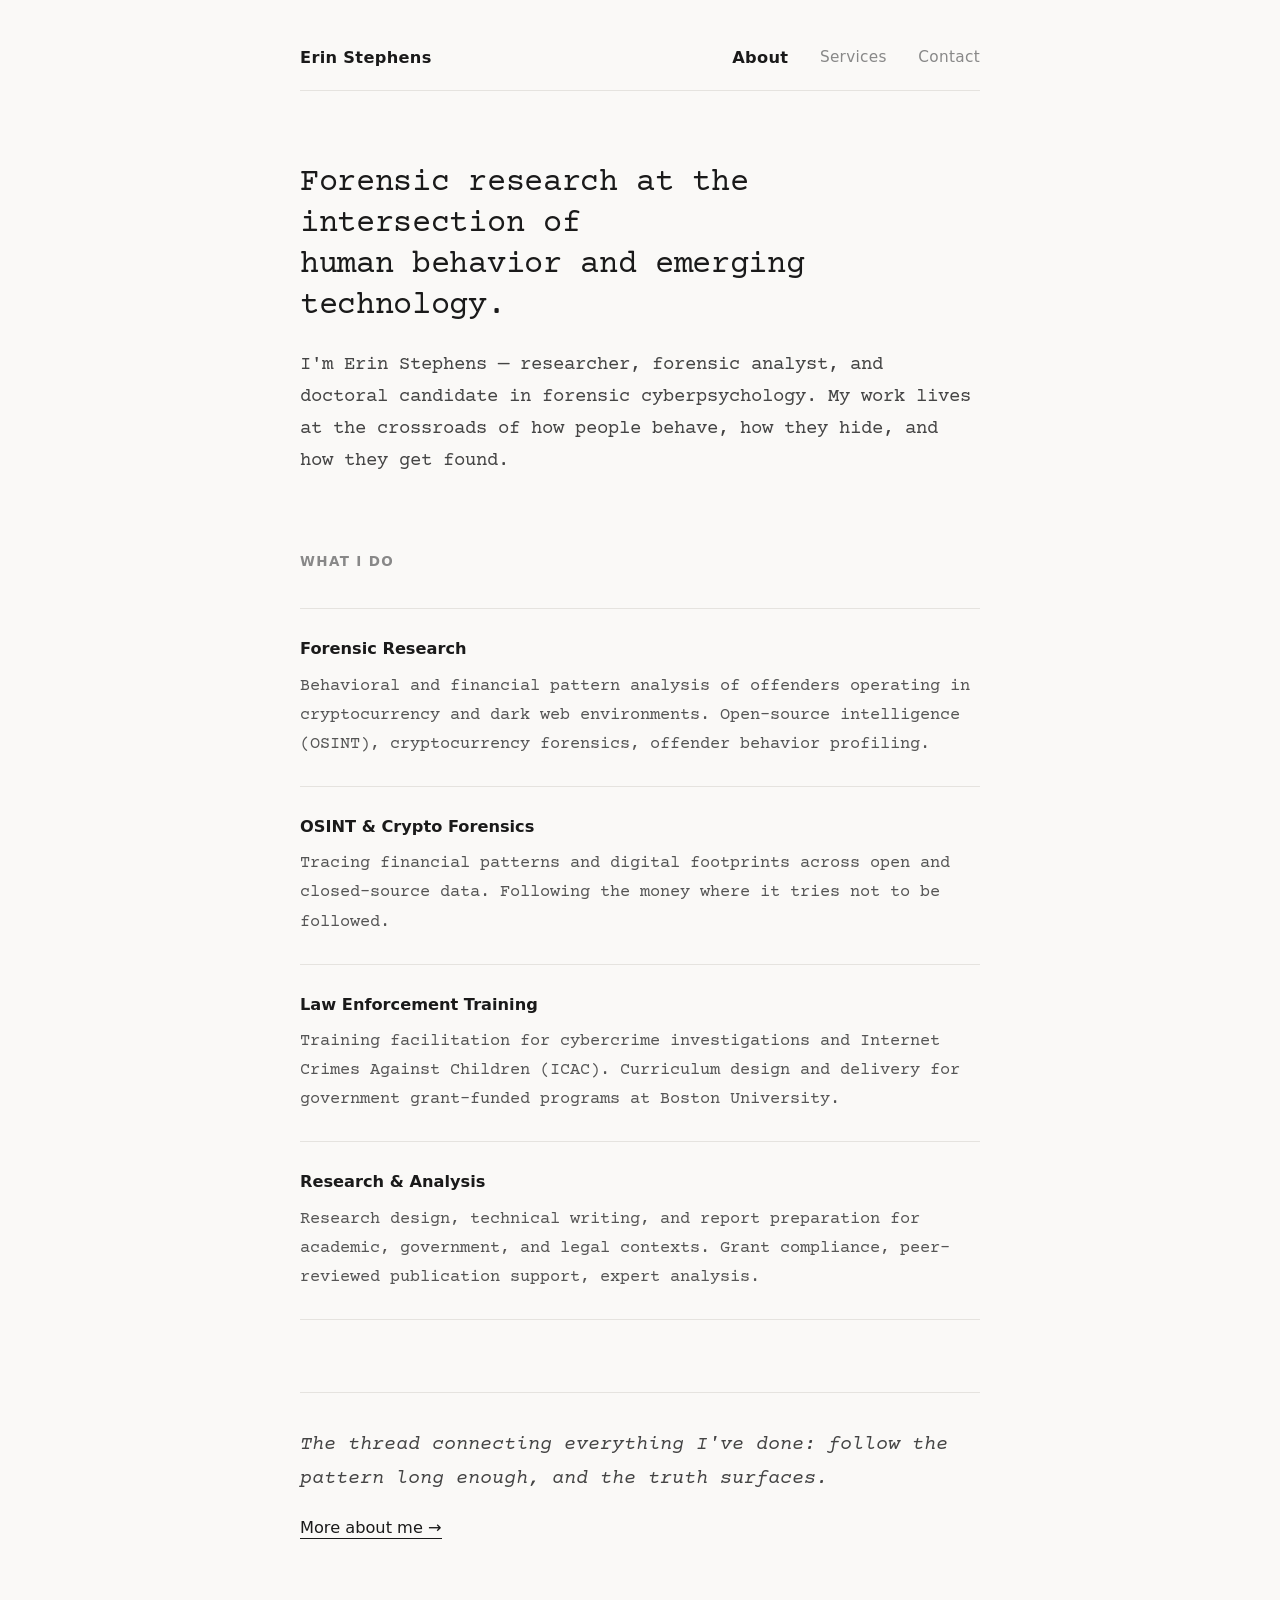
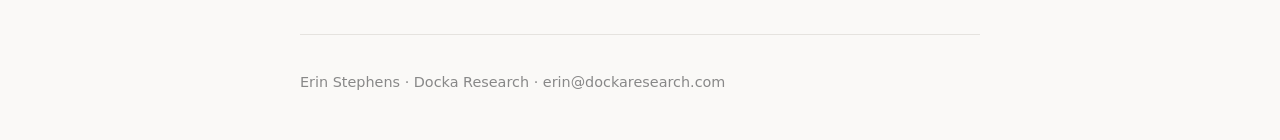
<file: index.html>
<!DOCTYPE html>
<html lang="en">
<head>
  <meta charset="UTF-8">
  <meta name="viewport" content="width=device-width, initial-scale=1.0">
  <title>Erin Stephens — Docka Research</title>
  <meta name="description" content="Forensic research at the intersection of human behavior and emerging technology.">
  <link rel="preconnect" href="https://fonts.googleapis.com">
  <link rel="preconnect" href="https://fonts.gstatic.com" crossorigin>
  <link rel="stylesheet" href="style.css">
</head>
<body>

  <header>
    <nav>
      <a href="/" class="active">Erin Stephens</a>
      <div class="nav-links">
        <a href="/about.html">About</a>
        <a href="/services.html">Services</a>
        <a href="/contact.html">Contact</a>
      </div>
    </nav>
  </header>

  <main>
    <section class="hero">
      <h1>Forensic research at the intersection of<br>human behavior and emerging technology.</h1>
      <p class="lead">I'm Erin Stephens — researcher, forensic analyst, and doctoral candidate in forensic cyberpsychology. My work lives at the crossroads of how people behave, how they hide, and how they get found.</p>
    </section>

    <section class="work">
      <h2>What I do</h2>

      <div class="item">
        <span class="label">Forensic Research</span>
        <p>Behavioral and financial pattern analysis of offenders operating in cryptocurrency and dark web environments. Open-source intelligence (OSINT), cryptocurrency forensics, offender behavior profiling.</p>
      </div>

      <div class="item">
        <span class="label">OSINT &amp; Crypto Forensics</span>
        <p>Tracing financial patterns and digital footprints across open and closed-source data. Following the money where it tries not to be followed.</p>
      </div>

      <div class="item">
        <span class="label">Law Enforcement Training</span>
        <p>Training facilitation for cybercrime investigations and Internet Crimes Against Children (ICAC). Curriculum design and delivery for government grant-funded programs at Boston University.</p>
      </div>

      <div class="item">
        <span class="label">Research &amp; Analysis</span>
        <p>Research design, technical writing, and report preparation for academic, government, and legal contexts. Grant compliance, peer-reviewed publication support, expert analysis.</p>
      </div>
    </section>

    <section class="about-snippet">
      <p>The thread connecting everything I've done: follow the pattern long enough, and the truth surfaces.</p>
      <a href="/about.html">More about me →</a>
    </section>
  </main>

  <footer>
    <p>Erin Stephens · Docka Research · <a href="mailto:erin@dockaresearch.com">erin@dockaresearch.com</a></p>
  </footer>

</body>
</html>
</file>
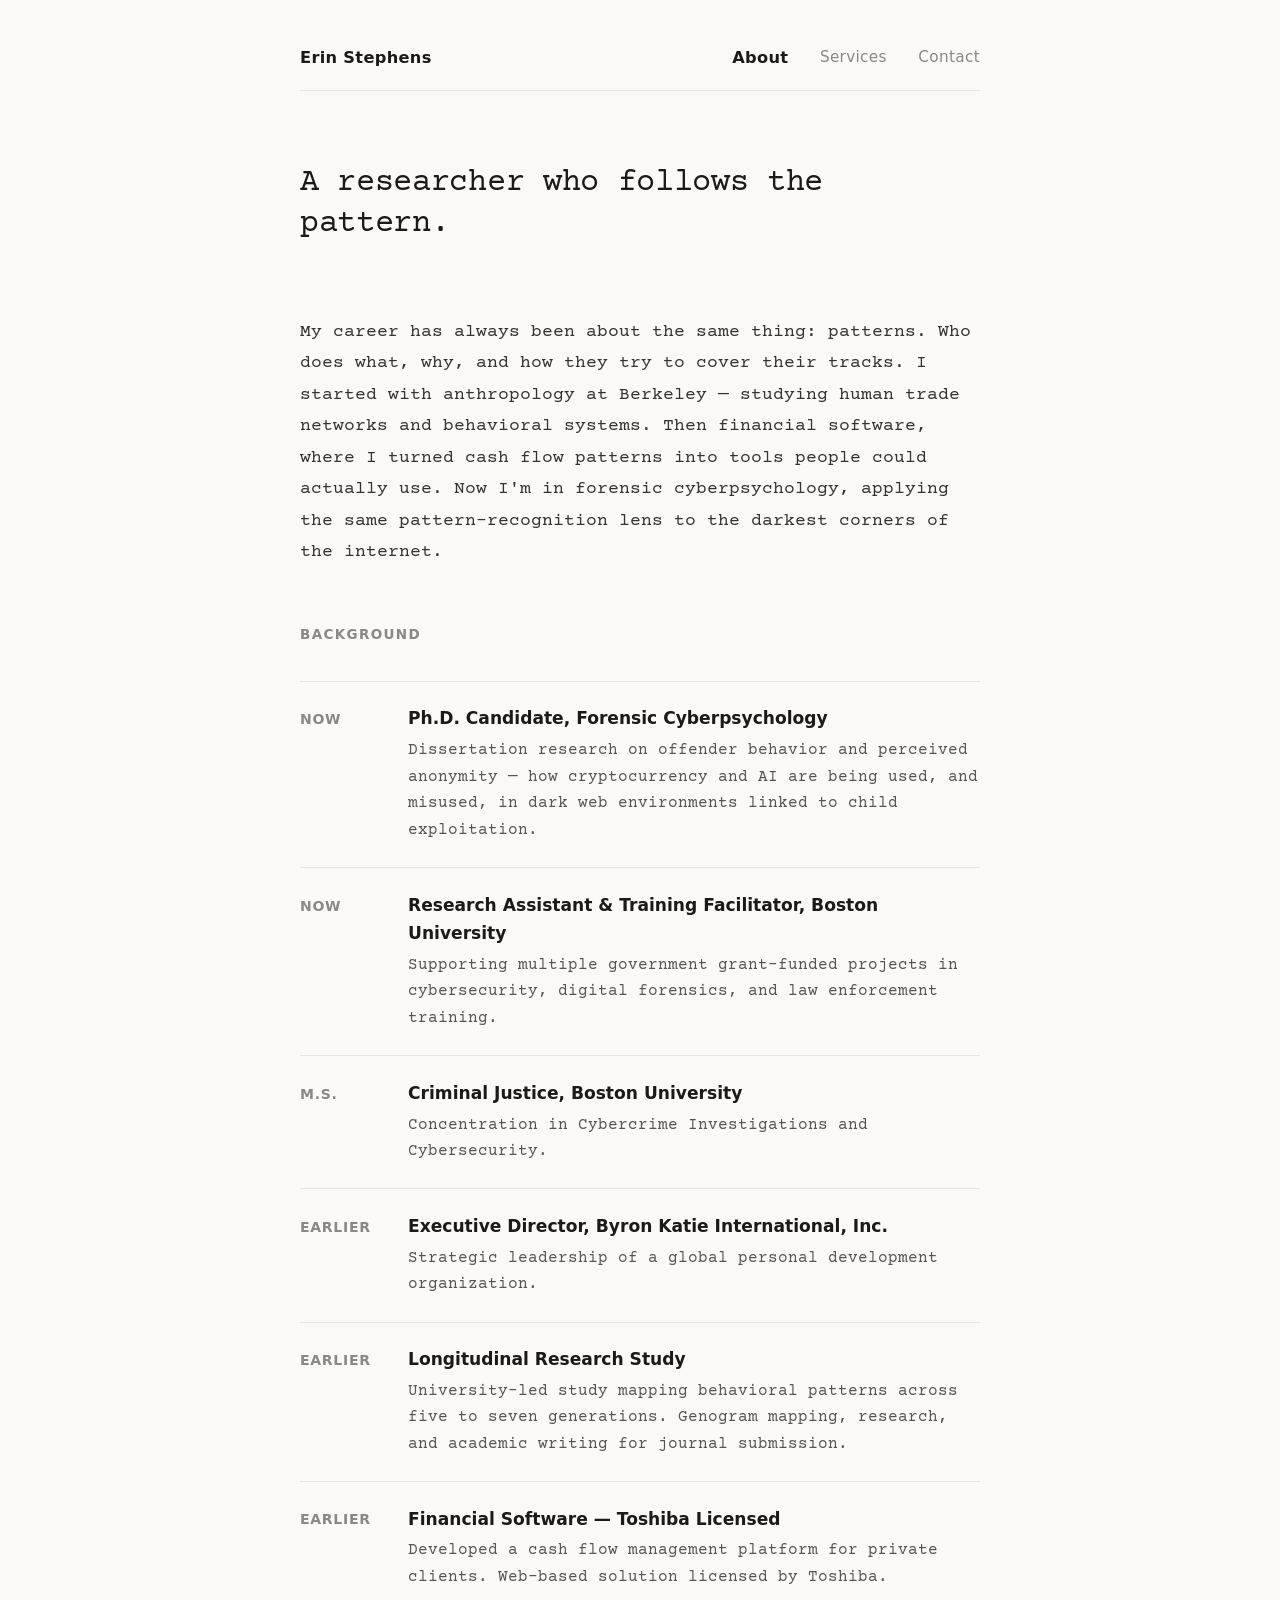
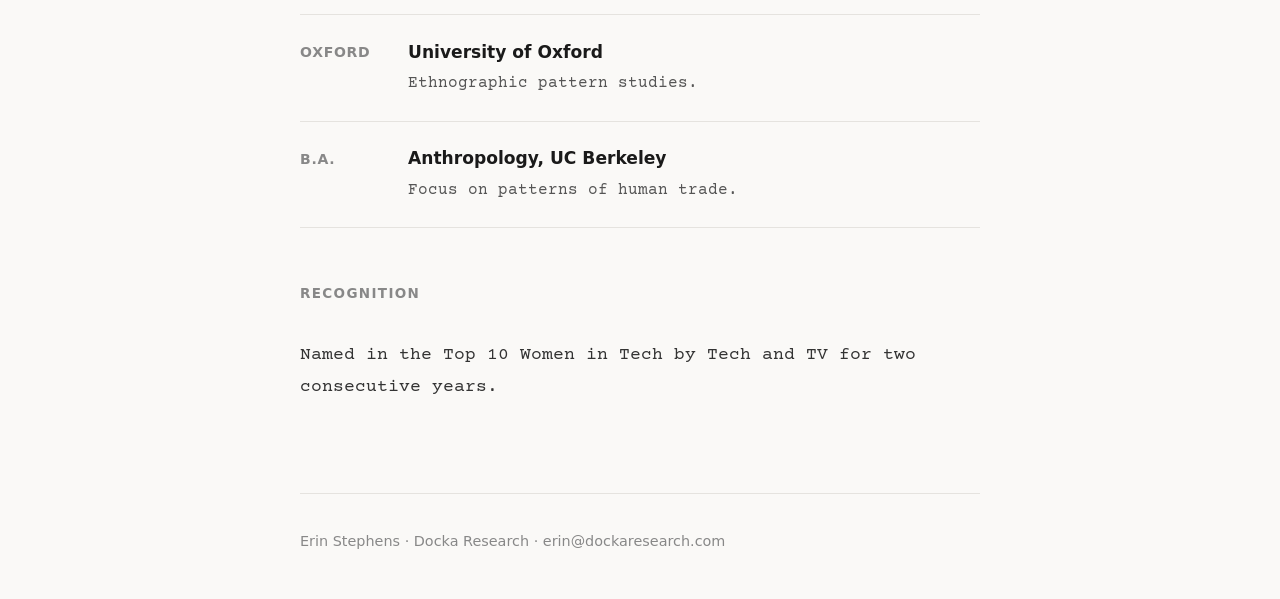
<file: about.html>
<!DOCTYPE html>
<html lang="en">
<head>
  <meta charset="UTF-8">
  <meta name="viewport" content="width=device-width, initial-scale=1.0">
  <title>About — Erin Stephens</title>
  <link rel="preconnect" href="https://fonts.googleapis.com">
  <link rel="preconnect" href="https://fonts.gstatic.com" crossorigin>
  <link rel="stylesheet" href="style.css">
</head>
<body>

  <header>
    <nav>
      <a href="/">Erin Stephens</a>
      <div class="nav-links">
        <a href="/about.html" class="active">About</a>
        <a href="/services.html">Services</a>
        <a href="/contact.html">Contact</a>
      </div>
    </nav>
  </header>

  <main>
    <section class="hero">
      <h1>A researcher who follows the pattern.</h1>
    </section>

    <section class="prose">
      <p>My career has always been about the same thing: patterns. Who does what, why, and how they try to cover their tracks. I started with anthropology at Berkeley — studying human trade networks and behavioral systems. Then financial software, where I turned cash flow patterns into tools people could actually use. Now I'm in forensic cyberpsychology, applying the same pattern-recognition lens to the darkest corners of the internet.</p>

      <h2>Background</h2>

      <div class="timeline">

        <div class="entry">
          <span class="year">Now</span>
          <div class="content">
            <strong>Ph.D. Candidate, Forensic Cyberpsychology</strong>
            <p>Dissertation research on offender behavior and perceived anonymity — how cryptocurrency and AI are being used, and misused, in dark web environments linked to child exploitation.</p>
          </div>
        </div>

        <div class="entry">
          <span class="year">Now</span>
          <div class="content">
            <strong>Research Assistant &amp; Training Facilitator, Boston University</strong>
            <p>Supporting multiple government grant-funded projects in cybersecurity, digital forensics, and law enforcement training.</p>
          </div>
        </div>

        <div class="entry">
          <span class="year">M.S.</span>
          <div class="content">
            <strong>Criminal Justice, Boston University</strong>
            <p>Concentration in Cybercrime Investigations and Cybersecurity.</p>
          </div>
        </div>

        <div class="entry">
          <span class="year">Earlier</span>
          <div class="content">
            <strong>Executive Director, Byron Katie International, Inc.</strong>
            <p>Strategic leadership of a global personal development organization.</p>
          </div>
        </div>

        <div class="entry">
          <span class="year">Earlier</span>
          <div class="content">
            <strong>Longitudinal Research Study</strong>
            <p>University-led study mapping behavioral patterns across five to seven generations. Genogram mapping, research, and academic writing for journal submission.</p>
          </div>
        </div>

        <div class="entry">
          <span class="year">Earlier</span>
          <div class="content">
            <strong>Financial Software — Toshiba Licensed</strong>
            <p>Developed a cash flow management platform for private clients. Web-based solution licensed by Toshiba.</p>
          </div>
        </div>

        <div class="entry">
          <span class="year">Oxford</span>
          <div class="content">
            <strong>University of Oxford</strong>
            <p>Ethnographic pattern studies.</p>
          </div>
        </div>

        <div class="entry">
          <span class="year">B.A.</span>
          <div class="content">
            <strong>Anthropology, UC Berkeley</strong>
            <p>Focus on patterns of human trade.</p>
          </div>
        </div>

      </div>

      <h2>Recognition</h2>
      <p>Named in the Top 10 Women in Tech by Tech and TV for two consecutive years.</p>

    </section>
  </main>

  <footer>
    <p>Erin Stephens · Docka Research · <a href="mailto:erin@dockaresearch.com">erin@dockaresearch.com</a></p>
  </footer>

</body>
</html>
</file>
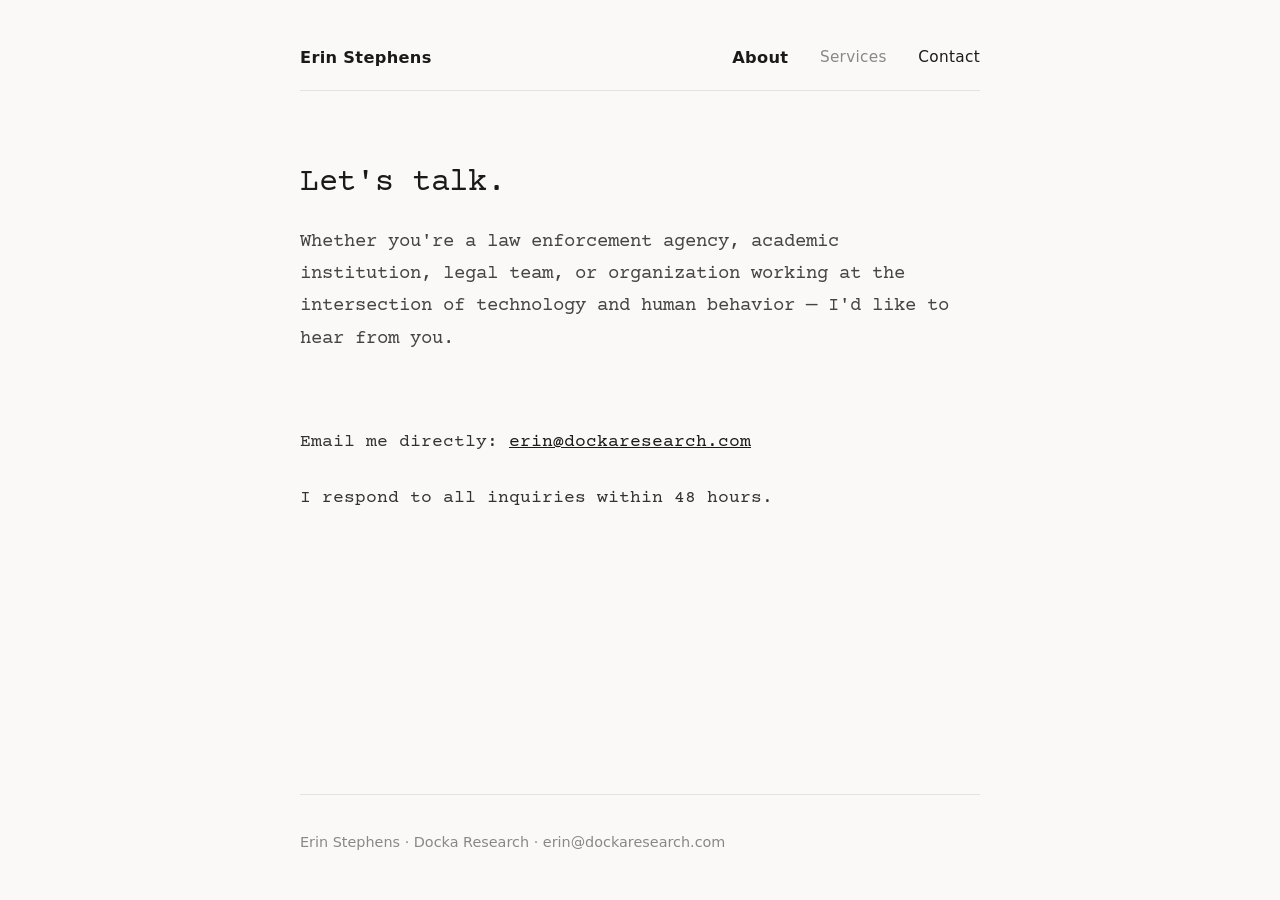
<file: contact.html>
<!DOCTYPE html>
<html lang="en">
<head>
  <meta charset="UTF-8">
  <meta name="viewport" content="width=device-width, initial-scale=1.0">
  <title>Contact — Docka Research</title>
  <link rel="preconnect" href="https://fonts.googleapis.com">
  <link rel="preconnect" href="https://fonts.gstatic.com" crossorigin>
  <link rel="stylesheet" href="style.css">
</head>
<body>

  <header>
    <nav>
      <a href="/">Erin Stephens</a>
      <div class="nav-links">
        <a href="/about.html">About</a>
        <a href="/services.html">Services</a>
        <a href="/contact.html" class="active">Contact</a>
      </div>
    </nav>
  </header>

  <main>
    <section class="hero">
      <h1>Let's talk.</h1>
      <p class="lead">Whether you're a law enforcement agency, academic institution, legal team, or organization working at the intersection of technology and human behavior — I'd like to hear from you.</p>
    </section>

    <section class="prose">
      <p>Email me directly: <a href="mailto:erin@dockaresearch.com">erin@dockaresearch.com</a></p>
      <p>I respond to all inquiries within 48 hours.</p>
    </section>
  </main>

  <footer>
    <p>Erin Stephens · Docka Research · <a href="mailto:erin@dockaresearch.com">erin@dockaresearch.com</a></p>
  </footer>

</body>
</html>
</file>
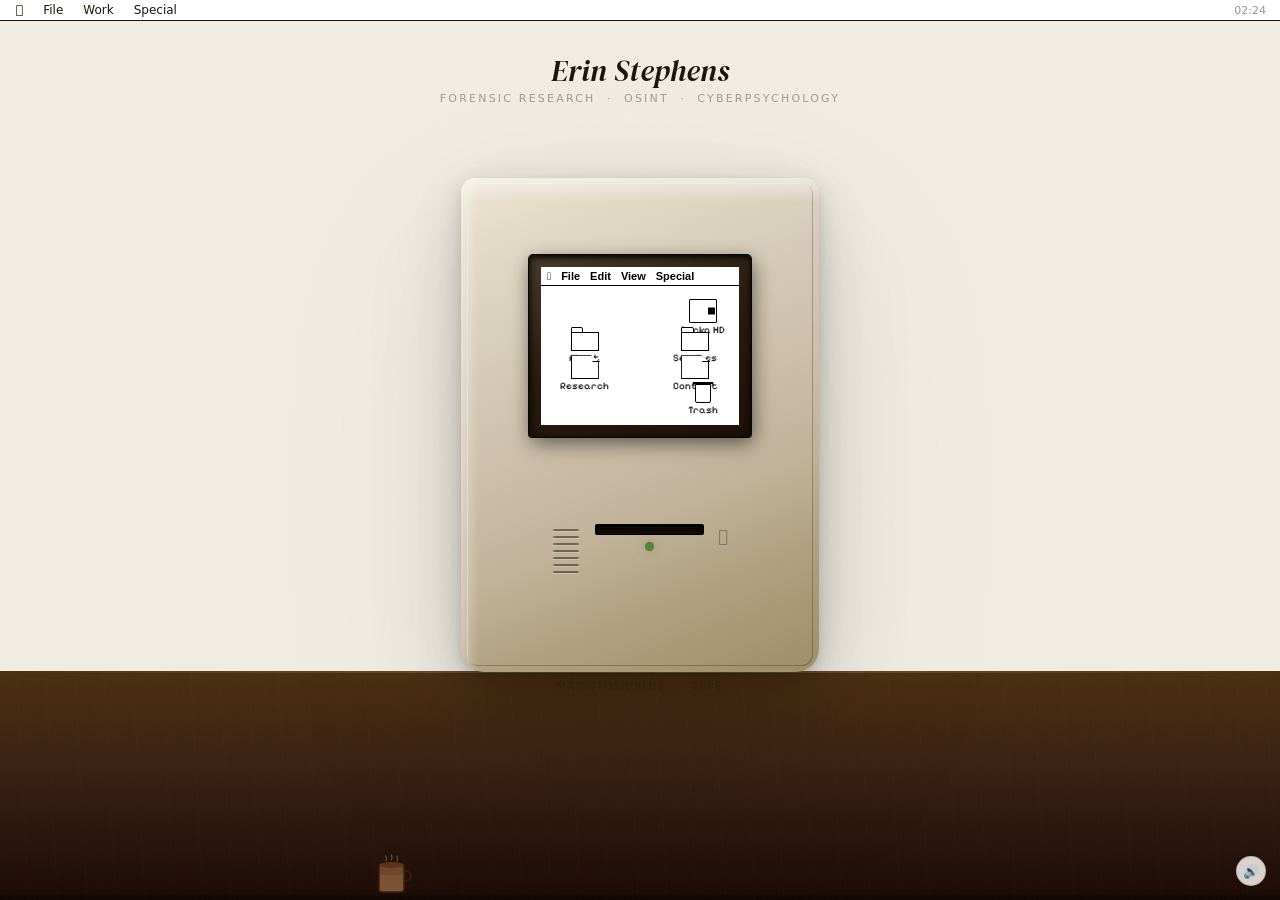
<file: desk-v4.html>
<!DOCTYPE html>
<html lang="en">
<head>
  <meta charset="UTF-8">
  <meta name="viewport" content="width=device-width, initial-scale=1.0">
  <title>Erin Stephens — Docka Research</title>
  <link rel="preconnect" href="https://fonts.googleapis.com">
  <link href="https://fonts.googleapis.com/css2?family=DM+Serif+Display:ital@0;1&family=Dancing+Script:wght@700&family=Pixelify+Sans:wght@400;700&display=swap" rel="stylesheet">
  <style>
    /* =============================================
       DESIGN SYSTEM — 6 intentional values each
       ============================================= */
    :root {
      /* Color Palette — authentic 1984 Mac */
      --cream:        #F2EDE3;
      --mac-body:     #D8CEBC;   /* Pantone warm cream — original 128k plastic */
      --mac-hi:       #EAE2CE;
      --mac-mid:      #C4B8A0;
      --mac-lo:       #A89878;
      --near-black:   #1C150A;
      --mac-screen:   #F5F5F5;   /* original Mac screen: near-white */
      --mac-black:    #000000;   /* pure black for UI elements */
      --wood-top:     #4A2E10;
      --wood-bot:     #1A0804;
      --amber:        #C87C18;
      --white:        #FFFFFF;

      /* Mac Plus proportions — authentic H:W = 1.38 */
      --mac-w:    clamp(210px, min(28vw, 40vh), 400px);
      --mac-h:    calc(var(--mac-w) * 1.38);
      --scr-w:    calc(var(--mac-w) * 0.62);
      --scr-h:    calc(var(--scr-w) * 0.82);
      --scr-inset: calc(var(--scr-w) * 0.055);

      /* Typography */
      --f-serif:  "DM Serif Display", Georgia, serif;
      --f-sys:    system-ui, -apple-system, "Helvetica Neue", sans-serif;
      --f-mac:    "Pixelify Sans", "Geneva", "Helvetica Neue", sans-serif;
      --f-mac-ui: "Geneva", "Chicago", "Charcoal", "Helvetica Neue", sans-serif;

      /* Easing */
      --ease-spring: cubic-bezier(0.16, 1, 0.3, 1);
    }

    /* =============================================
       RESET
       ============================================= */
    *, *::before, *::after { box-sizing: border-box; margin: 0; padding: 0; }

    body {
      background: var(--cream);
      color: var(--near-black);
      font-family: var(--f-sys);
      height: 100dvh;
      width: 100vw;
      overflow: hidden;
      cursor: default;
      -webkit-font-smoothing: antialiased;
      user-select: none;
    }

    /* =============================================
       SYSTEM 6 MENU BAR
       ============================================= */
    #menubar {
      position: fixed;
      top: 0; left: 0; right: 0;
      height: 21px;
      background: var(--white);
      border-bottom: 1px solid var(--near-black);
      display: flex;
      align-items: center;
      padding: 0 6px;
      z-index: 1000;
    }

    .m-item {
      height: 21px;
      padding: 0 10px;
      display: flex;
      align-items: center;
      font-size: 12px;
      font-family: var(--f-sys);
      position: relative;
      cursor: pointer;
      white-space: nowrap;
    }
    .m-item:hover { background: var(--near-black); color: var(--white); }

    .m-right {
      margin-left: auto;
      font-size: 11px;
      color: rgba(28,21,10,0.45);
      padding-right: 8px;
    }

    /* Dropdowns */
    .m-drop {
      display: none;
      position: absolute;
      top: 21px; left: 0;
      background: var(--white);
      border: 1px solid var(--near-black);
      box-shadow: 2px 2px 0 var(--near-black);
      min-width: 190px;
      z-index: 2000;
    }
    .m-item:hover .m-drop { display: block; }

    .d-item {
      padding: 3px 18px 3px 12px;
      font-size: 12px;
      cursor: pointer;
    }
    .d-item:hover { background: var(--near-black); color: var(--white); }
    .d-sep { border-top: 1px solid rgba(28,21,10,0.25); margin: 3px 0; }

    /* =============================================
       SCENE
       ============================================= */
    #scene {
      position: fixed;
      top: 21px; left: 0; right: 0; bottom: 0;
      display: flex;
      flex-direction: column;
      align-items: center;
      justify-content: center;
    }

    /* Linen grain texture via SVG filter */
    #scene::before {
      content: '';
      position: absolute;
      inset: 0;
      background-image: url("data:image/svg+xml,%3Csvg xmlns='http://www.w3.org/2000/svg' width='200' height='200'%3E%3Cfilter id='n'%3E%3CfeTurbulence type='fractalNoise' baseFrequency='0.85' numOctaves='4' stitchTiles='stitch'/%3E%3CfeColorMatrix type='saturate' values='0'/%3E%3C/filter%3E%3Crect width='200' height='200' filter='url(%23n)' opacity='0.028'/%3E%3C/svg%3E");
      pointer-events: none;
      z-index: 1;
    }

    /* Desk surface — warm dark wood, bottom 26% */
    #desk {
      position: absolute;
      bottom: 0; left: 0; right: 0;
      height: 26%;
      background:
        repeating-linear-gradient(87deg, transparent, transparent 28px,
          rgba(255,255,255,0.011) 28px, rgba(255,255,255,0.011) 29px),
        repeating-linear-gradient(93deg, transparent, transparent 90px,
          rgba(0,0,0,0.035) 90px, rgba(0,0,0,0.035) 91px),
        linear-gradient(180deg, var(--wood-top) 0%, #3A2010 40%, var(--wood-bot) 100%);
    }
    /* Desk edge: thin specular highlight */
    #desk::before {
      content: '';
      position: absolute;
      top: 0; left: 0; right: 0;
      height: 2px;
      background: linear-gradient(90deg,
        transparent, rgba(255,255,255,0.09) 20%,
        rgba(255,255,255,0.18) 50%,
        rgba(255,255,255,0.09) 80%, transparent);
    }
    /* Desk front edge */
    #desk::after {
      content: '';
      position: absolute;
      bottom: 0; left: 0; right: 0;
      height: 6px;
      background: linear-gradient(180deg, rgba(0,0,0,0.2), rgba(0,0,0,0.5));
    }

    /* =============================================
       IDENTITY — name above Mac
       ============================================= */
    #identity {
      position: absolute;
      top: 4%;
      left: 0; right: 0;
      text-align: center;
      z-index: 5;
      pointer-events: none;
    }
    #identity h1 {
      font-family: var(--f-serif);
      font-size: clamp(1.1rem, 2.4vw, 1.9rem);
      font-weight: 400;
      font-style: italic;
      letter-spacing: 0.005em;
      line-height: 1;
      color: var(--near-black);
    }
    #identity p {
      margin-top: 5px;
      font-size: clamp(9px, 0.9vw, 11px);
      letter-spacing: 0.2em;
      text-transform: uppercase;
      color: rgba(28,21,10,0.38);
    }

    /* =============================================
       MAC STAGE
       ============================================= */
    #mac-stage {
      position: relative;
      z-index: 10;
      display: flex;
      flex-direction: column;
      align-items: center;
      margin-bottom: 4%;
    }

    /* The Mac chassis */
    #mac {
      width: var(--mac-w);
      height: var(--mac-h);
      position: relative;
      /* 6-layer smooth drop-shadow (Tobias Ahlin technique) */
      filter:
        drop-shadow(0 2px 2px rgba(0,0,0,0.04))
        drop-shadow(0 4px 6px rgba(0,0,0,0.07))
        drop-shadow(0 8px 14px rgba(0,0,0,0.10))
        drop-shadow(0 18px 30px rgba(0,0,0,0.13))
        drop-shadow(0 36px 60px rgba(0,0,0,0.09))
        drop-shadow(0 72px 100px rgba(0,0,0,0.05));
    }

    /* Mac Plus plastic — warm cream with realistic lighting */
    #mac-body {
      position: absolute;
      inset: 0;
      border-radius:
        calc(var(--mac-w)*0.04)
        calc(var(--mac-w)*0.04)
        calc(var(--mac-w)*0.065)
        calc(var(--mac-w)*0.065);
      background: linear-gradient(158deg,
        #EEE6D4  0%, #E4DBC8 10%, #D8CEBC 28%,
        #CDBFAA 48%, #C2B29A 65%, #B0A080 80%, #9E8E68 100%
      );
      overflow: hidden;
    }
    /* Top/left specular highlights */
    #mac-body::before {
      content: '';
      position: absolute;
      inset: 0;
      border-radius: inherit;
      background:
        linear-gradient(180deg, rgba(255,255,255,0.5) 0%, rgba(255,255,255,0) 5%),
        linear-gradient(90deg,  rgba(255,255,255,0.35) 0%, rgba(255,255,255,0) 5%);
      pointer-events: none;
      z-index: 3;
    }
    /* Inner groove ring */
    #mac-body::after {
      content: '';
      position: absolute;
      inset: calc(var(--mac-w)*0.016);
      border-radius: calc(var(--mac-w)*0.032);
      box-shadow:
        inset 1px 1px 0 rgba(255,255,255,0.45),
        inset -1px -1px 0 rgba(0,0,0,0.18),
        inset 0 0 0 1px rgba(0,0,0,0.07);
      pointer-events: none;
      z-index: 2;
    }

    /* =============================================
       SCREEN SECTION — upper 68%
       ============================================= */
    #screen-section {
      position: absolute;
      top: 0; left: 0; right: 0;
      height: 68%;
      display: flex;
      align-items: center;
      justify-content: center;
    }

    /* Deep charcoal bezel — exactly like Mac Plus */
    #screen-bezel {
      width: var(--scr-w);
      height: var(--scr-h);
      position: relative;
      background: linear-gradient(158deg, #4A3C2C 0%, #2A1C10 45%, #1C1008 100%);
      border-radius: 4px 4px 3px 3px;
      box-shadow:
        0 0 0 1px rgba(0,0,0,0.95),
        inset 0 2px 4px rgba(0,0,0,0.8),
        inset 2px 2px 8px rgba(0,0,0,0.5),
        2px 6px 20px rgba(0,0,0,0.55);
    }

    /* CRT glass — paper white, recessed, pixel-crisp */
    #screen {
      position: absolute;
      inset: var(--scr-inset);
      background: #FAFAFA;
      border-radius: 1px;
      overflow: hidden;
      box-shadow:
        inset 0 0 0 1px rgba(0,0,0,0.75),
        inset 2px 2px 6px rgba(0,0,0,0.28);
      cursor: default;
      image-rendering: pixelated;
    }
    #screen::before, #screen::after { display: none; }

    /* =============================================
       SYSTEM 1 FINDER — zero antialiasing, pixel-exact
       ============================================= */
    #finder, #finder * {
      -webkit-font-smoothing: none;
      font-smooth: never;
    }
    #finder {
      position: absolute;
      inset: 0;
      background: #FFFFFF;
      display: flex;
      flex-direction: column;
      opacity: 0;
      transition: opacity 0.9s ease;
    }
    #finder.booted { opacity: 1; }

    #f-bar {
      height: 19px;
      min-height: 14px;
      background: #FFFFFF;
      border-bottom: 1px solid #000000;
      display: flex;
      align-items: center;
      padding: 0 1px;
      flex-shrink: 0;
    }
    .f-m {
      font-size: clamp(8px, 1vw, 11px);
      font-family: var(--f-mac-ui);
      font-weight: bold;
      padding: 0 5px;
      height: 100%;
      display: flex;
      align-items: center;
      cursor: pointer;
      color: #000;
      white-space: nowrap;
    }
    .f-m:hover { background: #000; color: #fff; }

    #f-desk {
      flex: 1;
      position: relative;
      overflow: hidden;
      background: #FFFFFF;
    }

    /* =============================================
       DESKTOP ICONS — authentic System 1 b&w
       ============================================= */
    .icon {
      position: absolute;
      display: flex;
      flex-direction: column;
      align-items: center;
      gap: 1px;
      cursor: pointer;
      padding: 2px;
      width: clamp(32px, 4.2vw, 48px);
      -webkit-tap-highlight-color: transparent;
    }

    .icon-g {
      width: clamp(18px, 2.6vw, 28px);
      height: clamp(15px, 2.3vw, 24px);
      position: relative;
      flex-shrink: 0;
    }

    /* Folder icon — white fill, black border */
    .icon-folder .icon-g::before {
      content: '';
      position: absolute;
      bottom: 0; left: 0; right: 0;
      height: 80%;
      background: #fff;
      border: 1px solid #000;
    }
    .icon-folder .icon-g::after {
      content: '';
      position: absolute;
      top: 0; left: 0;
      width: 45%; height: 28%;
      background: #fff;
      border: 1px solid #000;
      border-radius: 1px 2px 0 0;
    }

    /* Hard disk icon */
    .icon-disk .icon-g::before {
      content: '';
      position: absolute;
      inset: 0;
      background: #fff;
      border: 1px solid #000;
      border-radius: 1px;
    }
    .icon-disk .icon-g::after {
      content: '';
      position: absolute;
      right: 2px;
      top: 50%; transform: translateY(-50%);
      width: 25%; height: 30%;
      background: #000;
      border-radius: 0.5px;
    }

    /* Document icon */
    .icon-doc .icon-g::before {
      content: '';
      position: absolute;
      inset: 0;
      background: #fff;
      border: 1px solid #000;
      clip-path: polygon(0 0, 72% 0, 100% 28%, 100% 100%, 0 100%);
    }
    .icon-doc .icon-g::after {
      content: '';
      position: absolute;
      top: 0; right: -1px;
      width: 30%; height: 30%;
      background: transparent;
      border-left: 1px solid #000;
      border-bottom: 1px solid #000;
      clip-path: polygon(100% 0, 100% 100%, 0 100%);
    }

    /* Trash icon */
    .icon-trash .icon-g {
      width: clamp(14px, 2vw, 20px);
    }
    .icon-trash .icon-g::before {
      content: '';
      position: absolute;
      bottom: 0; left: 10%; right: 10%;
      height: 80%;
      background: #fff;
      border: 1px solid #000;
      border-radius: 0 0 2px 2px;
    }
    .icon-trash .icon-g::after {
      content: '';
      position: absolute;
      top: 15%; left: 0; right: 0;
      height: 2px;
      background: #000;
    }

    .icon-label {
      font-size: clamp(7px, 0.8vw, 10px);
      font-family: var(--f-mac);
      font-weight: 400;
      color: #000;
      text-align: center;
      line-height: 1.2;
      white-space: nowrap;
      background: transparent;
      -webkit-font-smoothing: none;
    }

    /* Selected: Mac-style full inversion */
    .icon.sel .icon-g::before { background: #000; }
    .icon.sel .icon-g::after  { background: #000; }
    .icon.sel .icon-disk .icon-g::after { background: #fff; }
    .icon.sel .icon-label {
      background: #000;
      color: #fff;
      padding: 0 2px;
    }

    #trash-icon {
      position: absolute;
      bottom: 5%; right: 6%;
    }

    /* =============================================
       IN-SCREEN WINDOWS — authentic System 1 chrome
       ============================================= */
    .f-window {
      position: absolute;
      background: #fff;
      border: 1px solid #000;
      /* System 1 signature: solid black drop shadow, no blur */
      box-shadow: 3px 3px 0 0 #000;
      z-index: 80;
      display: none;
      flex-direction: column;
      min-width: 55%;
      max-width: 90%;
      max-height: 85%;
    }
    .f-window.open { display: flex; }

    /* System 1 title bar: 1px black / 1px white horizontal stripes */
    .f-win-bar {
      height: 16px;
      min-height: 13px;
      background: repeating-linear-gradient(
        to bottom,
        #000000 0px, #000000 1px,
        #ffffff 1px, #ffffff 2px
      );
      border-bottom: 1px solid #000;
      display: flex;
      align-items: center;
      padding: 0 3px;
      cursor: grab;
      gap: 3px;
      flex-shrink: 0;
      position: relative;
    }
    .f-win-close {
      width: 10px; height: 10px;
      border: 1px solid #000;
      background: #fff;
      cursor: pointer;
      flex-shrink: 0;
      z-index: 1;
    }
    .f-win-close:hover { background: #000; }

    .f-win-title {
      position: absolute;
      left: 0; right: 0;
      text-align: center;
      font-size: clamp(7px, 0.85vw, 10px);
      font-family: var(--f-mac-ui);
      font-weight: bold;
      color: #000;
      background: #fff;
      width: fit-content;
      margin: 0 auto;
      padding: 0 5px;
      pointer-events: none;
      -webkit-font-smoothing: none;
    }
    .f-win-body {
      flex: 1;
      overflow-y: auto;
      padding: 6px 8px;
      font-size: clamp(7px, 0.82vw, 10px);
      font-family: var(--f-mac-ui);
      line-height: 1.5;
      color: #000;
      background: #fff;
      -webkit-font-smoothing: none;
    }
    .f-win-body p { margin-bottom: 4px; }
    .f-win-body strong { font-weight: bold; }

    /* =============================================
       BOTTOM SECTION — floppy, vents, badge
       ============================================= */
    #mac-bottom {
      position: absolute;
      bottom: 0; left: 0; right: 0;
      height: 32%;
      display: flex;
      align-items: flex-start;
      justify-content: center;
      padding-top: calc(var(--mac-w)*0.028);
      gap: calc(var(--mac-w)*0.04);
    }

    /* Ventilation grilles */
    #vents {
      display: flex;
      flex-direction: column;
      gap: calc(var(--mac-w)*0.014);
      margin-top: calc(var(--mac-w)*0.014);
    }
    .vent {
      width: calc(var(--mac-w)*0.08);
      height: 2px;
      background: linear-gradient(90deg,
        transparent 0%,
        rgba(28,21,10,0.5) 10%,
        rgba(28,21,10,0.5) 90%,
        transparent 100%);
      border-radius: 1px;
      box-shadow: 0 1px 0 rgba(255,255,255,0.2);
    }

    /* Floppy slot */
    #floppy-col {
      display: flex;
      flex-direction: column;
      align-items: center;
      gap: calc(var(--mac-w)*0.022);
    }
    #floppy-slot {
      width: calc(var(--mac-w)*0.305);
      height: calc(var(--mac-w)*0.030);
      background: linear-gradient(180deg, #060402 0%, #140E08 100%);
      border: 1px solid rgba(0,0,0,0.65);
      border-radius: 2px;
      box-shadow: inset 0 2px 5px rgba(0,0,0,0.9);
      cursor: pointer;
      position: relative;
      transition: box-shadow 0.1s;
    }
    #floppy-slot::before {
      content: '';
      position: absolute;
      top: 2px; left: 4px; right: 4px;
      height: 1px;
      background: rgba(255,255,255,0.04);
    }
    #floppy-slot:hover { box-shadow: inset 0 2px 5px rgba(0,0,0,0.9), 0 0 0 1px rgba(164,224,124,0.3); }

    /* Power LED */
    #power-led {
      width: calc(var(--mac-w)*0.020);
      height: calc(var(--mac-w)*0.020);
      border-radius: 50%;
      background: rgba(40,60,30,0.6);
      box-shadow: 0 0 0 1px rgba(0,0,0,0.45);
      transition: background 0.4s, box-shadow 0.4s;
    }
    #power-led.on {
      background: #4A9030;
      box-shadow: 0 0 0 1px rgba(0,0,0,0.4), 0 0 8px rgba(74,144,48,0.7);
    }

    /* Apple badge */
    #apple-badge {
      font-size: calc(var(--mac-w)*0.046);
      opacity: 0.38;
      margin-top: calc(var(--mac-w)*0.008);
    }

    /* Model label */
    #model-label {
      font-size: clamp(8px, 0.85vw, 10px);
      letter-spacing: 0.14em;
      text-transform: uppercase;
      color: rgba(28,21,10,0.28);
      font-family: var(--f-sys);
      margin-top: 9px;
      text-align: center;
    }

    /* =============================================
       DESK OBJECTS
       ============================================= */
    .desk-obj {
      position: absolute;
      bottom: 0;
      z-index: 6;
      cursor: pointer;
    }
    .desk-obj:hover { filter: brightness(1.08); }
    .desk-obj:active { filter: brightness(0.95); }

    /* =============================================
       BOOT ANIMATION — "hello." on white screen
       ============================================= */
    #boot {
      position: absolute;
      inset: 0;
      background: #fff;
      display: flex;
      flex-direction: column;
      align-items: center;
      justify-content: center;
      gap: 8px;
      z-index: 200;
      transition: opacity 0.5s ease 0.1s;
    }
    #boot.fade { opacity: 0; pointer-events: none; }

    .boot-hello {
      font-family: 'Dancing Script', cursive;
      font-size: clamp(20px, 3.5vw, 38px);
      font-weight: 700;
      color: #000;
      opacity: 0;
      animation: hm-appear 0.4s 0.5s ease forwards;
    }
    .boot-mac {
      font-size: clamp(14px, 2.2vw, 22px);
      opacity: 0;
      animation: hm-appear 0.3s 0.7s ease forwards;
    }
    @keyframes hm-appear {
      from { opacity: 0; transform: scale(0.85); }
      to   { opacity: 1; transform: scale(1); }
    }

    /* =============================================
       SCREENSAVER
       ============================================= */
    #screensaver {
      position: absolute;
      inset: 0;
      background: #fff;
      display: none;
      z-index: 160;
      cursor: pointer;
      overflow: hidden;
    }
    .toaster {
      position: absolute;
      font-size: clamp(12px, 2vw, 22px);
      will-change: transform;
    }

    /* =============================================
       FULL CONTENT OVERLAY — System 1 window style
       ============================================= */
    #overlay {
      position: fixed;
      inset: 0;
      background: rgba(28,21,10,0);
      z-index: 500;
      display: none;
      align-items: center;
      justify-content: center;
      transition: background 0.25s ease;
    }
    #overlay.vis { display: flex; }
    #overlay.active { background: rgba(28,21,10,0.45); }

    .panel {
      background: #fff;
      border: 1px solid #000;
      /* Authentic System 1 drop shadow: solid black, no blur */
      box-shadow: 5px 5px 0 0 #000;
      max-width: min(660px, 92vw);
      width: 100%;
      max-height: 82vh;
      display: flex;
      flex-direction: column;
      transform: scale(0.94) translateY(6px);
      opacity: 0;
      transition: transform 200ms var(--ease-spring), opacity 180ms ease;
      pointer-events: none;
    }
    .panel.open {
      transform: scale(1) translateY(0);
      opacity: 1;
      pointer-events: auto;
    }

    /* Panel title bar — exact System 1: 1px black / 1px white */
    .p-bar {
      height: 28px;
      background: repeating-linear-gradient(
        to bottom,
        #000000 0px, #000000 1px,
        #ffffff 1px, #ffffff 2px
      );
      border-bottom: 2px solid #000;
      display: flex;
      align-items: center;
      padding: 0 8px;
      flex-shrink: 0;
      position: relative;
    }
    .p-close {
      width: 15px; height: 15px;
      border: 2px solid #000;
      background: #fff;
      cursor: pointer;
      flex-shrink: 0;
      z-index: 1;
      transition: background 0.06s;
    }
    .p-close:hover { background: #000; }

    /* White knockout behind title — exact System 1 */
    .p-title {
      position: absolute;
      left: 0; right: 0;
      text-align: center;
      font-size: 13px;
      font-family: var(--f-mac-ui);
      font-weight: bold;
      color: #000;
      background: #fff;
      width: fit-content;
      margin: 0 auto;
      padding: 1px 10px;
      pointer-events: none;
      letter-spacing: 0;
    }

    /* Panel content */
    .p-content {
      flex: 1;
      overflow-y: auto;
      padding: clamp(24px, 4vw, 44px);
      font-family: var(--f-sys);
    }

    .p-content h2 {
      font-family: var(--f-serif);
      font-size: clamp(1.5rem, 3.5vw, 2.4rem);
      font-weight: 400;
      line-height: 1.12;
      margin-bottom: 22px;
      letter-spacing: -0.01em;
      color: #000;
    }
    .p-content p {
      font-size: clamp(0.825rem, 1.1vw, 0.9375rem);
      line-height: 1.75;
      margin-bottom: 14px;
      color: rgba(0,0,0,0.82);
      max-width: 55ch;
    }
    .p-content ul {
      margin: 0 0 16px 18px;
    }
    .p-content li {
      font-size: clamp(0.825rem, 1.1vw, 0.9375rem);
      line-height: 1.75;
      margin-bottom: 9px;
      color: rgba(0,0,0,0.82);
    }
    .p-content strong { color: #000; }
    .p-content a { color: #000; text-underline-offset: 3px; }
    .p-content a:hover { color: var(--amber); }

    /* Footnote (a la Amanda Pinsker) */
    .fn {
      margin-top: 30px;
      padding-top: 16px;
      border-top: 1px solid rgba(0,0,0,0.15);
      font-size: clamp(0.7rem, 0.9vw, 0.8125rem);
      color: rgba(0,0,0,0.45);
      line-height: 1.65;
    }

    /* =============================================
       MUTE BUTTON
       ============================================= */
    #mute-btn {
      position: fixed;
      bottom: 14px; right: 14px;
      width: 30px; height: 30px;
      background: rgba(248,244,240,0.85);
      border: 1px solid rgba(28,21,10,0.14);
      border-radius: 50%;
      cursor: pointer;
      font-size: 13px;
      display: flex;
      align-items: center;
      justify-content: center;
      z-index: 999;
      transition: background 0.1s;
      backdrop-filter: blur(6px);
      box-shadow: 0 1px 3px rgba(0,0,0,0.12);
    }
    #mute-btn:hover { background: rgba(248,244,240,1); }

    /* =============================================
       DARK MODE
       ============================================= */
    body.dark {
      background: #0E0C08;
    }
    body.dark #scene { background: #0E0C08; }
    body.dark #identity h1 { color: var(--mac-body); }
    body.dark #identity p { color: rgba(213,204,186,0.3); }
    body.dark #model-label { color: rgba(213,204,186,0.18); }
    body.dark #menubar {
      background: #1C150A;
      color: var(--mac-body);
      border-color: rgba(213,204,186,0.3);
    }
    body.dark .m-item:hover { background: var(--mac-body); color: var(--near-black); }

    /* =============================================
       RESPONSIVE
       ============================================= */
    @media (max-width: 580px) {
      :root {
        --mac-w: min(88vw, 290px);
      }
      #identity h1 { font-size: 1.1rem; }
      .p-content { padding: 20px; }
    }
    @media (max-height: 600px) {
      #identity { top: 1%; }
      #mac-stage { margin-bottom: 2%; }
    }
  </style>
</head>
<body>

<!-- =============================================
     SYSTEM 6 MENU BAR
     ============================================= -->
<nav id="menubar" role="navigation" aria-label="Site navigation">
  <div class="m-item">
    &#63743;
    <div class="m-drop">
      <div class="d-item" onclick="openPanel('about')">About Erin Stephens</div>
      <div class="d-sep"></div>
      <div class="d-item" onclick="openPanel('contact')">Get in Touch</div>
      <div class="d-item" onclick="openPanel('home')">Docka Research</div>
    </div>
  </div>
  <div class="m-item">
    File
    <div class="m-drop">
      <div class="d-item" onclick="openPanel('about')">About</div>
      <div class="d-item" onclick="openPanel('services')">Services</div>
      <div class="d-sep"></div>
      <div class="d-item" onclick="window.print()">Print CV…</div>
    </div>
  </div>
  <div class="m-item">
    Work
    <div class="m-drop">
      <div class="d-item" onclick="openPanel('research')">Research</div>
      <div class="d-item" onclick="openPanel('services')">Services</div>
      <div class="d-item" onclick="openPanel('cv')">Curriculum Vitae</div>
    </div>
  </div>
  <div class="m-item">
    Special
    <div class="m-drop">
      <div class="d-item" onclick="toggleLamp()">Desk Lamp</div>
      <div class="d-sep"></div>
      <div class="d-item" onclick="launchGame('pong')">System Pong…</div>
      <div class="d-item" onclick="launchGame('snake')">Snake.exe</div>
    </div>
  </div>
  <div class="m-right" id="clock">—:—</div>
</nav>

<!-- =============================================
     SCENE
     ============================================= -->
<main id="scene" role="main">
  <div id="desk" aria-hidden="true"></div>

  <!-- Name & tagline -->
  <header id="identity">
    <h1>Erin Stephens</h1>
    <p>Forensic Research &nbsp;·&nbsp; OSINT &nbsp;·&nbsp; Cyberpsychology</p>
  </header>

  <!-- The Mac -->
  <div id="mac-stage">
    <div id="mac" aria-label="Interactive Macintosh Plus">
      <div id="mac-body">

        <!-- Screen section -->
        <div id="screen-section" aria-hidden="true">
          <div id="screen-bezel">
            <div id="screen">
              <!-- Boot screen: "hello." -->
              <div id="boot">
                <div class="boot-hello">hello.</div>
                <div class="boot-mac">☺</div>
              </div>
              <!-- Flying toasters screensaver -->
              <div id="screensaver" onclick="stopSS()"></div>
              <!-- Finder -->
              <div id="finder">
                <div id="f-bar">
                  <div class="f-m">&#63743;</div>
                  <div class="f-m">File</div>
                  <div class="f-m">Edit</div>
                  <div class="f-m">View</div>
                  <div class="f-m">Special</div>
                </div>
                <div id="f-desk">
                  <!-- Hard disk -->
                  <div class="icon icon-disk"
                       style="top:8%; right:6%;"
                       onclick="iClick('home',this)"
                       ondblclick="openPanel('home')"
                       title="Docka Research HD">
                    <div class="icon-g"></div>
                    <div class="icon-label">Docka HD</div>
                  </div>
                  <!-- About -->
                  <div class="icon icon-folder"
                       style="top:28%; left:10%;"
                       onclick="iClick('about',this)"
                       ondblclick="openPanel('about')"
                       title="About">
                    <div class="icon-g"></div>
                    <div class="icon-label">About</div>
                  </div>
                  <!-- Services -->
                  <div class="icon icon-folder"
                       style="top:28%; right:10%;"
                       onclick="iClick('services',this)"
                       ondblclick="openPanel('services')"
                       title="Services">
                    <div class="icon-g"></div>
                    <div class="icon-label">Services</div>
                  </div>
                  <!-- Research -->
                  <div class="icon icon-doc"
                       style="bottom:22%; left:10%;"
                       onclick="iClick('research',this)"
                       ondblclick="openPanel('research')"
                       title="Research">
                    <div class="icon-g"></div>
                    <div class="icon-label">Research</div>
                  </div>
                  <!-- Contact -->
                  <div class="icon icon-doc"
                       style="bottom:22%; right:10%;"
                       onclick="iClick('contact',this)"
                       ondblclick="openPanel('contact')"
                       title="Contact">
                    <div class="icon-g"></div>
                    <div class="icon-label">Contact</div>
                  </div>
                  <!-- Trash -->
                  <div class="icon icon-trash" id="trash-icon"
                       onclick="iClick('trash',this)"
                       title="Trash">
                    <div class="icon-g"></div>
                    <div class="icon-label">Trash</div>
                  </div>
                </div><!-- /f-desk -->
              </div><!-- /finder -->
            </div><!-- /screen -->
          </div><!-- /screen-bezel -->
        </div><!-- /screen-section -->

        <!-- Bottom: vents, floppy, badge -->
        <div id="mac-bottom" aria-hidden="true">
          <div id="vents">
            <div class="vent"></div>
            <div class="vent"></div>
            <div class="vent"></div>
            <div class="vent"></div>
            <div class="vent"></div>
            <div class="vent"></div>
            <div class="vent"></div>
          </div>
          <div id="floppy-col">
            <div id="floppy-slot"
                 onclick="floppyClick()"
                 title="Floppy drive"></div>
            <div id="power-led"></div>
          </div>
          <div id="apple-badge">&#63743;</div>
        </div>

      </div><!-- /mac-body -->
    </div><!-- /mac -->

    <div id="model-label">Macintosh Plus &ensp;·&ensp; 1986</div>
  </div><!-- /mac-stage -->

  <!-- Desk object: coffee mug (SVG for quality) -->
  <div class="desk-obj" id="mug-obj"
       onclick="openPanel('coffee')"
       title="Coffee"
       style="left:calc(50% - var(--mac-w)*0.68); transform:translateX(-50%);"
       aria-label="Coffee mug easter egg">
    <svg width="38" height="42" viewBox="0 0 38 42" fill="none" aria-hidden="true">
      <rect x="2" y="11" width="25" height="27" rx="3" fill="#7A5234" stroke="#3E2010" stroke-width="1.5"/>
      <rect x="3" y="12" width="23" height="9" rx="1" fill="#5A3520" opacity="0.35"/>
      <ellipse cx="14.5" cy="11" rx="12.5" ry="3" fill="#5A3520"/>
      <path d="M27 17 Q34 17 34 22 Q34 27 27 27"
            stroke="#3E2010" stroke-width="1.5" fill="none" stroke-linecap="round"/>
      <!-- steam -->
      <path d="M9 7 Q10 4.5 9 2" stroke="#B8A898" stroke-width="1.2" fill="none" stroke-linecap="round" opacity="0.45"/>
      <path d="M14.5 6 Q15.5 3.5 14.5 1" stroke="#B8A898" stroke-width="1.2" fill="none" stroke-linecap="round" opacity="0.45"/>
      <path d="M20 7 Q21 4.5 20 2" stroke="#B8A898" stroke-width="1.2" fill="none" stroke-linecap="round" opacity="0.45"/>
    </svg>
  </div>

</main><!-- /scene -->

<!-- =============================================
     FULL CONTENT OVERLAY
     ============================================= -->
<div id="overlay" onclick="handleOverlayClick(event)" role="dialog" aria-modal="true">
  <div class="panel" id="panel">
    <div class="p-bar">
      <div class="p-close" onclick="closeOverlay()" title="Close" role="button" aria-label="Close"></div>
      <div class="p-title" id="p-title">—</div>
    </div>
    <div class="p-content" id="p-body">
      <!-- injected by JS -->
    </div>
  </div>
</div>

<!-- Mute toggle -->
<button id="mute-btn" onclick="toggleMute()" aria-label="Toggle sound" title="Toggle sound">🔊</button>

<script>
  /* =============================================
     AUDIO ENGINE
     ============================================= */
  let muted = false;
  let ctx;

  function audio() {
    if (!ctx) ctx = new (window.AudioContext || window.webkitAudioContext)();
    return ctx;
  }

  function snd(type) {
    if (muted) return;
    try {
      const c = audio(), now = c.currentTime;
      const g = c.createGain();
      g.connect(c.destination);

      if (type === 'startup') {
        // Mac startup chord — clean sine arpeggio
        [261.63, 329.63, 392.00, 523.25].forEach((f, i) => {
          const o = c.createOscillator(), g2 = c.createGain();
          o.type = 'sine'; o.frequency.value = f;
          o.connect(g2); g2.connect(c.destination);
          const t = now + i * 0.09;
          g2.gain.setValueAtTime(0, t);
          g2.gain.linearRampToValueAtTime(0.16, t + 0.06);
          g2.gain.exponentialRampToValueAtTime(0.001, t + 1.4);
          o.start(t); o.stop(t + 1.5);
        });
      } else if (type === 'click') {
        const o = c.createOscillator();
        o.type = 'sine'; o.frequency.value = 700;
        o.connect(g);
        g.gain.setValueAtTime(0.05, now);
        g.gain.exponentialRampToValueAtTime(0.001, now + 0.035);
        o.start(now); o.stop(now + 0.04);
      } else if (type === 'open') {
        const o = c.createOscillator();
        o.type = 'sine';
        o.frequency.setValueAtTime(380, now);
        o.frequency.exponentialRampToValueAtTime(600, now + 0.13);
        o.connect(g);
        g.gain.setValueAtTime(0.07, now);
        g.gain.exponentialRampToValueAtTime(0.001, now + 0.16);
        o.start(now); o.stop(now + 0.17);
      } else if (type === 'close') {
        const o = c.createOscillator();
        o.type = 'sine';
        o.frequency.setValueAtTime(400, now);
        o.frequency.exponentialRampToValueAtTime(200, now + 0.1);
        o.connect(g);
        g.gain.setValueAtTime(0.055, now);
        g.gain.exponentialRampToValueAtTime(0.001, now + 0.12);
        o.start(now); o.stop(now + 0.12);
      } else if (type === 'floppy') {
        for (let i = 0; i < 4; i++) {
          const o = c.createOscillator(), g2 = c.createGain();
          o.type = 'sawtooth';
          const t = now + i * 0.22;
          o.frequency.setValueAtTime(85, t);
          o.frequency.linearRampToValueAtTime(65, t + 0.18);
          o.connect(g2); g2.connect(c.destination);
          g2.gain.setValueAtTime(0.04, t);
          g2.gain.linearRampToValueAtTime(0, t + 0.18);
          o.start(t); o.stop(t + 0.2);
        }
      }
    } catch(e) {/* silently fail */}
  }

  /* =============================================
     CLOCK
     ============================================= */
  function tick() {
    const d = new Date();
    const h = String(d.getHours()).padStart(2,'0');
    const m = String(d.getMinutes()).padStart(2,'0');
    document.getElementById('clock').textContent = `${h}:${m}`;
  }
  tick(); setInterval(tick, 20000);

  /* =============================================
     BOOT SEQUENCE
     ============================================= */
  window.addEventListener('load', () => {    const boot = document.getElementById('boot');
    const finder = document.getElementById('finder');
    const led = document.getElementById('power-led');

    setTimeout(() => led.classList.add('on'), 450);
    setTimeout(() => snd('startup'), 650);
    setTimeout(() => {
      boot.classList.add('fade');
      setTimeout(() => {
        boot.remove();
        finder.classList.add('booted');
      }, 520);
    }, 2200);
  });

  /* =============================================
     ICON INTERACTION (Mac-style single/double click)
     ============================================= */
  let selIcon = null;
  let lastT = 0, lastId = null;

  function iClick(id, el) {
    if (selIcon && selIcon !== el) selIcon.classList.remove('sel');
    el.classList.toggle('sel');
    selIcon = el.classList.contains('sel') ? el : null;
    snd('click');

    // Double-click: open panel
    const now = Date.now();
    if (now - lastT < 380 && lastId === id) openPanel(id);
    lastT = now; lastId = id;
  }

  /* =============================================
     FLOPPY
     ============================================= */
  function floppyClick() {
    snd('floppy');
    setTimeout(() => openPanel('coffee'), 300);
  }

  /* =============================================
     CONTENT MAP — Real content, real voice
     ============================================= */
  const CONTENT = {
    home: {
      title: 'Docka Research',
      html: `
        <h2>Twenty-five years of building things. Now: finding what other people can't.</h2>
        <p>Docka Research is the forensic practice of Erin Stephens — OSINT analyst, cyberpsychology researcher, law enforcement trainer, and PhD candidate focused on the prevention and prosecution of Internet Crimes Against Children.</p>
        <p>The name comes from the idea of following things to where they dock. Digital trails, financial flows, behavioral patterns. They always go somewhere.</p>
        <p>Double-click any folder on the desktop to explore, or use the &#63743; menu above.</p>
        <div class="fn">Montecito, CA &ensp;·&ensp; <a href="mailto:erin@dockaresearch.com">erin@dockaresearch.com</a></div>
      `
    },
    about: {
      title: 'About',
      html: `
        <h2>Erin Stephens</h2>
        <p>Forensic researcher. PhD candidate. Former tech founder. The through-line across 25 years: getting to the bottom of things — and using whatever tools exist to protect people who need protecting.</p>
        <p>The current chapter is the most consequential. Erin is pursuing a doctorate in Forensic Cyberpsychology at Capitol Technology University, focused on the prevention and prosecution of Internet Crimes Against Children (ICAC). She holds a Master's from Boston University's Center for Cybercrime Investigation &amp; Cybersecurity — CNSS-certified, ranked #4 by U.S. News &amp; World Report — where she was mentored by Dr. Kyung-Shick Choi.<sup>†</sup> She trains law enforcement and prosecutors on IoT forensics and cryptocurrency investigations in partnership with the Bureau of Justice Assistance. She authors federal grant reports. She follows money through the dark web.</p>
        <p>Before forensics, she built companies. She launched Southern California's first online grocery delivery platform in 1997 and formed an exclusive partnership with Costco. She co-founded GreenSherpa, a fintech platform whose patented software was licensed globally by Toshiba — recognized as a Top 10 Women in Tech by Girls in Tech, twice.<sup>‡</sup> She spent seven years as Executive Director of The Work of Byron Katie.</p>
        <p>The pivot from entrepreneur to forensic researcher wasn't a departure. It was a convergence.</p>
        <p>Based in Montecito, California.</p>
        <div class="fn">
          <sup>†</sup> Dr. Kyung-Shick Choi is one of the country's foremost researchers in cybercrime psychology and ICAC investigation. His framework for understanding the relationship between offender psychology and digital evidence shapes how Erin approaches every case.<br><br>
          <sup>‡</sup> Also: Top 100 Financial Blog Writer (Wisebread), Top Business Blog Writer (Online MBA), Top 10 in Technology (Demo &amp; Guidewire Group). She's been building things people notice since 1997. <a href="https://erinstephens.com">More at erinstephens.com →</a>
        </div>
      `
    },
    services: {
      title: 'Services',
      html: `
        <h2>What I Do</h2>
        <p>Erin works at the intersection of digital forensics, criminal psychology, and investigative intelligence — with particular focus on crimes against vulnerable populations and financial crimes moving through digital infrastructure.</p>
        <ul>
          <li><strong>OSINT &amp; Open Source Intelligence</strong> — Comprehensive digital footprint analysis, entity and network mapping, identity verification, due diligence. Finding what's findable.</li>
          <li><strong>Cryptocurrency &amp; Blockchain Forensics</strong> — Tracing digital assets through blockchain infrastructure, connecting wallet addresses to real-world actors. Litigation-ready reporting.</li>
          <li><strong>Dark Web Intelligence &amp; Investigation</strong> — Intelligence gathering and investigative support across dark web environments. Understanding what's moving, where, and who's moving it.</li>
          <li><strong>IoT Forensics</strong> — Collection, preservation, and analysis of digital evidence from smart home devices, wearables, robotics, and connected systems.</li>
          <li><strong>ICAC Investigation Support</strong> — Research and analytical support for Internet Crimes Against Children investigations. This is the work that matters most.</li>
          <li><strong>Law Enforcement Training &amp; Facilitation</strong> — Specialized training programs on digital forensics, OSINT, and crypto investigations, delivered in partnership with the Bureau of Justice Assistance and Boston University's CIC.</li>
          <li><strong>Federal Grant Research &amp; Technical Reporting</strong> — Synthesis of complex research data into comprehensive government reports meeting federal grant requirements and study benchmarks.</li>
          <li><strong>Expert Analysis &amp; Testimony</strong> — Clear, defensible documentation of complex digital findings for legal proceedings, arbitrations, and regulatory matters.</li>
        </ul>
        <div class="fn">All engagements begin with a free, confidential consultation. <a href="mailto:erin@dockaresearch.com">Reach out to discuss your matter.</a></div>
      `
    },
    research: {
      title: 'Research',
      html: `
        <h2>Active Research</h2>
        <p>Doctoral research at Capitol Technology University: the psychobehavioral architecture of Internet Crimes Against Children — offender behavior patterns, the digital evidence signatures they generate, and the forensic frameworks that can support detection and prosecution.</p>
        <p>The core question: what behavioral patterns persist in digital evidence even when offenders are technically sophisticated? The answer shapes better investigative frameworks and stronger prosecutorial support for cases involving the most vulnerable victims.</p>
        <p><strong>Current applied work:</strong> Facilitating specialized IoT and Cryptocurrency forensics training for law enforcement agencies and prosecutors, in collaboration with Boston University's Center for Cybercrime Investigation &amp; Cybersecurity (CIC) and the Bureau of Justice Assistance. Hybrid delivery programs operating at UTSA and via Zoom.</p>
        <p><strong>Previous research:</strong> Technical writing and multi-generational data synthesis for USC's Longitudinal Study of Generations — a landmark sociological study established in 1970 and one of the longest-running studies of its kind in the United States.</p>
        <div class="fn">Research outputs available to qualified collaborators, law enforcement partners, and journalists working in the public interest. <a href="mailto:erin@dockaresearch.com">Inquire directly.</a></div>
      `
    },
    contact: {
      title: 'Contact',
      html: `
        <h2>Get in Touch</h2>
        <p>For case inquiries, consulting engagements, law enforcement training, expert testimony, or general correspondence:</p>
        <p><strong><a href="mailto:erin@dockaresearch.com">erin@dockaresearch.com</a></strong></p>
        <p>Response within 24–48 hours. Initial consultations are free and held in confidence.</p>
        <div class="fn">For matters requiring encrypted correspondence, PGP key available on request. Signal available for sensitive inquiries.<br><br>
        This is not a form. It's a direct line. She reads it herself.</div>
      `
    },
    cv: {
      title: 'Curriculum Vitae',
      html: `
        <h2>Erin Stephens</h2>
        <p><strong>Education</strong><br>
        PhD, Forensic Cyberpsychology — Capitol Technology University (2024–2027, in progress)<br>
        MS, Criminal Justice: Cybercrime Investigation &amp; Cybersecurity — Boston University (2023–2024)<br>
        &ensp;· CNSS-certified &ensp;· Ranked #4, U.S. News &amp; World Report<br>
        &ensp;· Mentored by Dr. Kyung-Shick Choi, Center for Cybercrime Investigation &amp; Cybersecurity<br>
        &ensp;· Specialization: ICAC &amp; Dark Web Forensic Auditing<br>
        &ensp;· Key Research: Cryptocurrency's role in the procurement of CSEM</p>
        <p><strong>Experience</strong><br>
        Graduate Research Assistant &amp; Facilitator — Boston University (2023–present)<br>
        &ensp;· IoT &amp; cryptocurrency forensics training for law enforcement &amp; prosecutors<br>
        &ensp;· Partners: Bureau of Justice Assistance, CIC, UTSA<br>
        &ensp;· Federal grant reporting and research synthesis<br><br>
        Research Associate &amp; Technical Writer — Values and Generation Study (2017–2019)<br>
        &ensp;· USC Longitudinal Study of Generations (est. 1970)<br><br>
        Executive Director — The Work of Byron Katie (2011–2018)<br>
        &ensp;· Global operations, $45k annual savings, 30% revenue growth<br><br>
        Co-Founder &amp; COO — GreenSherpa (2007–2012)<br>
        &ensp;· Fintech platform; patented software licensed globally by Toshiba<br><br>
        Co-Founder &amp; CEO — Simplicity Services (1997–2001)<br>
        &ensp;· SoCal's first online grocery platform; exclusive Costco partnership</p>
        <p><strong>Certifications</strong> — Center for Cybercrime Investigation &amp; Cybersecurity (2023)<br>
        IoT Forensics &ensp;· Cryptocurrency &amp; Financial Crime Investigation<br>
        Dark Web Intelligence &amp; Investigation &ensp;· OSINT Investigation<br>
        Blockchain Forensics &amp; Dark Web Investigation</p>
        <p><strong>Honors &amp; Awards</strong><br>
        Top 10 Women in Tech — Girls in Tech (2009, 2010)<br>
        Top 100 Financial Blog Writer — Wisebread (2010)<br>
        Top Business Blog Writer — Online MBA (2010)<br>
        Top 10 in Technology — Demo &amp; Guidewire Group (2008)</p>
        <p><strong>Top Skills</strong><br>
        OSINT &ensp;· Dark Web Analysis &ensp;· Criminal Profiling &ensp;· Cryptocurrency Forensics<br>
        IoT Forensics &ensp;· Forensic Accounting &ensp;· Technical Reports &ensp;· Behavioral Analysis</p>
        <div class="fn">Full curriculum vitae available upon formal request. <a href="mailto:erin@dockaresearch.com">Request here.</a></div>
      `
    },
    coffee: {
      title: 'System Notice',
      html: `
        <h2>coffee.sys — Active</h2>
        <p>Hot. Black. No sugar. Non-negotiable.</p>
        <p>Runtime: <strong>continuous</strong>. Status: <strong>critical infrastructure</strong>.</p>
        <div class="fn">The Mac was released in 1984. This mug predates the PhD. Both still running. ☕</div>
      `
    },
    trash: {
      title: 'Trash',
      html: `<h2>Trash</h2><p>Empty. Everything worth keeping is filed.</p>`
    }
  };

  /* =============================================
     OVERLAY SYSTEM
     ============================================= */
  let isOpen = false;

  function openPanel(id) {
    const data = CONTENT[id];
    if (!data) return;
    const ol = document.getElementById('overlay');
    const panel = document.getElementById('panel');
    document.getElementById('p-title').textContent = data.title;
    document.getElementById('p-body').innerHTML = data.html;

    ol.classList.add('vis');
    requestAnimationFrame(() => {
      ol.classList.add('active');
      panel.classList.add('open');
    });
    isOpen = true;
    snd('open');
  }

  function closeOverlay() {
    const ol = document.getElementById('overlay');
    const panel = document.getElementById('panel');
    ol.classList.remove('active');
    panel.classList.remove('open');
    snd('close');
    setTimeout(() => ol.classList.remove('vis'), 220);
    isOpen = false;
    if (gRunning) stopGame();
  }

  function handleOverlayClick(e) {
    if (e.target === document.getElementById('overlay')) closeOverlay();
  }

  document.addEventListener('keydown', e => {
    if (e.key === 'Escape' && isOpen) closeOverlay();
  });

  /* =============================================
     LAMP TOGGLE (dark mode)
     ============================================= */
  function toggleLamp() {
    document.body.classList.toggle('dark');
    snd('click');
  }

  /* =============================================
     MUTE
     ============================================= */
  function toggleMute() {
    muted = !muted;
    document.getElementById('mute-btn').textContent = muted ? '🔇' : '🔊';
  }

  /* =============================================
     IDLE / SCREENSAVER (45s)
     ============================================= */
  let idle = 0, ssOn = false;
  setInterval(() => {
    idle++;
    if (idle > 45 && !ssOn && !isOpen) startSS();
  }, 1000);

  document.addEventListener('mousemove', () => { idle = 0; });
  document.addEventListener('keydown',   () => { idle = 0; if(ssOn) stopSS(); });

  function startSS() {
    const ss = document.getElementById('screensaver');
    ss.style.display = 'block';
    ss.innerHTML = '';
    ssOn = true;
    for (let i = 0; i < 7; i++) spawnToaster();
  }
  function stopSS() {
    const ss = document.getElementById('screensaver');
    ss.style.display = 'none';
    ss.innerHTML = '';
    ssOn = false;
    idle = 0;
  }
  function spawnToaster() {
    if (!ssOn) return;
    const ss = document.getElementById('screensaver');
    const t = document.createElement('div');
    t.className = 'toaster';
    t.textContent = Math.random() > 0.35 ? '🍞' : '🔥';
    const sx = Math.random() * 95;
    const sy = Math.random() * 80;
    t.style.cssText = `left:${sx}%;top:${sy}%;animation:none;`;
    ss.appendChild(t);
    const dur = 3000 + Math.random() * 3000;
    const dx = -(80 + Math.random()*60);
    const dy = 80 + Math.random() * 60;
    t.animate([
      {transform:'translate(0,0)', opacity:1},
      {transform:`translate(${dx}px,${dy}px)`, opacity:0}
    ], { duration: dur, easing: 'linear' }).onfinish = () => {
      if (t.parentNode) t.remove();
      spawnToaster();
    };
  }

  /* =============================================
     GAMES
     ============================================= */
  let gRunning = false, gRaf;

  function launchGame(type) {
    document.getElementById('p-title').textContent = type === 'pong' ? 'System Pong v1.0' : 'Snake.exe';
    document.getElementById('p-body').innerHTML =
      `<canvas id="gc" width="460" height="290"
        style="display:block;background:#0A0E06;border:1px solid #2A3A1A;margin:0 auto;cursor:none;"></canvas>`;

    const ol = document.getElementById('overlay');
    const panel = document.getElementById('panel');
    ol.classList.add('vis');
    requestAnimationFrame(() => { ol.classList.add('active'); panel.classList.add('open'); });
    isOpen = true;
    gRunning = true;

    const cv = document.getElementById('gc');
    const cx = cv.getContext('2d');
    if (type === 'pong') pong(cv, cx);
    else snake(cv, cx);
  }

  function stopGame() { gRunning = false; if(gRaf) cancelAnimationFrame(gRaf); }

  function pong(cv, cx) {
    const G = '#A4E07C', W = cv.width, H = cv.height;
    let p1y = H/2-30, p2y = H/2-30, bx = W/2, by = H/2, bvx = 3.2, bvy = 2.4;
    let s1 = 0, s2 = 0;

    cv.addEventListener('mousemove', e => {
      const r = cv.getBoundingClientRect();
      p1y = Math.min(Math.max(e.clientY - r.top - 30, 0), H - 60);
    });

    function loop() {
      if (!gRunning) return;
      bx += bvx; by += bvy;
      if (by < 0 || by > H) bvy *= -1;
      if (bx < 18 && by > p1y && by < p1y+60) { bvx = Math.abs(bvx)*1.04; snd('click'); }
      if (bx > W-18 && by > p2y && by < p2y+60) { bvx = -Math.abs(bvx)*1.04; snd('click'); }
      if (bx < 0) { s2++; bx=W/2; by=H/2; bvx=3.2; }
      if (bx > W)  { s1++; bx=W/2; by=H/2; bvx=-3.2; }
      // AI tracks ball
      const aim = by - 30;
      if (p2y + 2 < aim) p2y = Math.min(p2y + 2.8, H-60);
      else if (p2y - 2 > aim) p2y = Math.max(p2y - 2.8, 0);

      cx.fillStyle = '#0A0E06'; cx.fillRect(0,0,W,H);
      cx.fillStyle = G;
      cx.fillRect(8, p1y, 10, 60);
      cx.fillRect(W-18, p2y, 10, 60);
      cx.fillRect(bx-4, by-4, 8, 8);
      // dashed center
      cx.save();
      cx.setLineDash([5,5]); cx.strokeStyle=G; cx.globalAlpha=0.15; cx.lineWidth=1;
      cx.beginPath(); cx.moveTo(W/2,0); cx.lineTo(W/2,H); cx.stroke();
      cx.restore();
      cx.fillStyle=G; cx.font='18px monospace'; cx.textAlign='center';
      cx.fillText(`${s1}   ${s2}`, W/2, 22);
      if (s1>=7||s2>=7) {
        cx.font='22px monospace';
        cx.fillText(s1>=7?'YOU WIN':'CPU WINS',W/2,H/2);
        gRunning=false; return;
      }
      gRaf = requestAnimationFrame(loop);
    }
    loop();
  }

  function snake(cv, cx) {
    const G = '#A4E07C', S = 16, CW = Math.floor(cv.width/S), CH = Math.floor(cv.height/S);
    let body = [{x:10,y:8}], food = rf(), dx=1, dy=0, score=0;
    function rf() { return {x:Math.floor(Math.random()*CW), y:Math.floor(Math.random()*CH)}; }

    document.addEventListener('keydown', kh);
    function kh(e) {
      if(!gRunning) return;
      const map = {ArrowUp:[0,-1],ArrowDown:[0,1],ArrowLeft:[-1,0],ArrowRight:[1,0]};
      const d = map[e.key];
      if (d && !(dx===-d[0]&&dy===-d[1])) { dx=d[0]; dy=d[1]; }
    }

    function loop() {
      if (!gRunning) return;
      const h = {x: body[0].x+dx, y: body[0].y+dy};
      body.unshift(h);
      if (h.x===food.x && h.y===food.y) { score++; food=rf(); snd('click'); }
      else body.pop();
      if (h.x<0||h.x>=CW||h.y<0||h.y>=CH||body.slice(1).some(s=>s.x===h.x&&s.y===h.y)) {
        cx.fillStyle=G; cx.font='20px monospace'; cx.textAlign='center';
        cx.fillText(`GAME OVER  ${score} pts`, cv.width/2, cv.height/2);
        document.removeEventListener('keydown', kh);
        gRunning=false; return;
      }
      cx.fillStyle='#0A0E06'; cx.fillRect(0,0,cv.width,cv.height);
      cx.fillStyle=G; body.forEach(s=>cx.fillRect(s.x*S+1,s.y*S+1,S-2,S-2));
      cx.fillStyle='#E08040'; cx.fillRect(food.x*S+1,food.y*S+1,S-2,S-2);
      cx.fillStyle=G; cx.font='10px monospace'; cx.textAlign='left';
      cx.fillText(`Score: ${score}`,6,12);
      setTimeout(loop, Math.max(75, 130-score*4));
    }
    loop();
  }
</script>
</body>
</html>
</file>
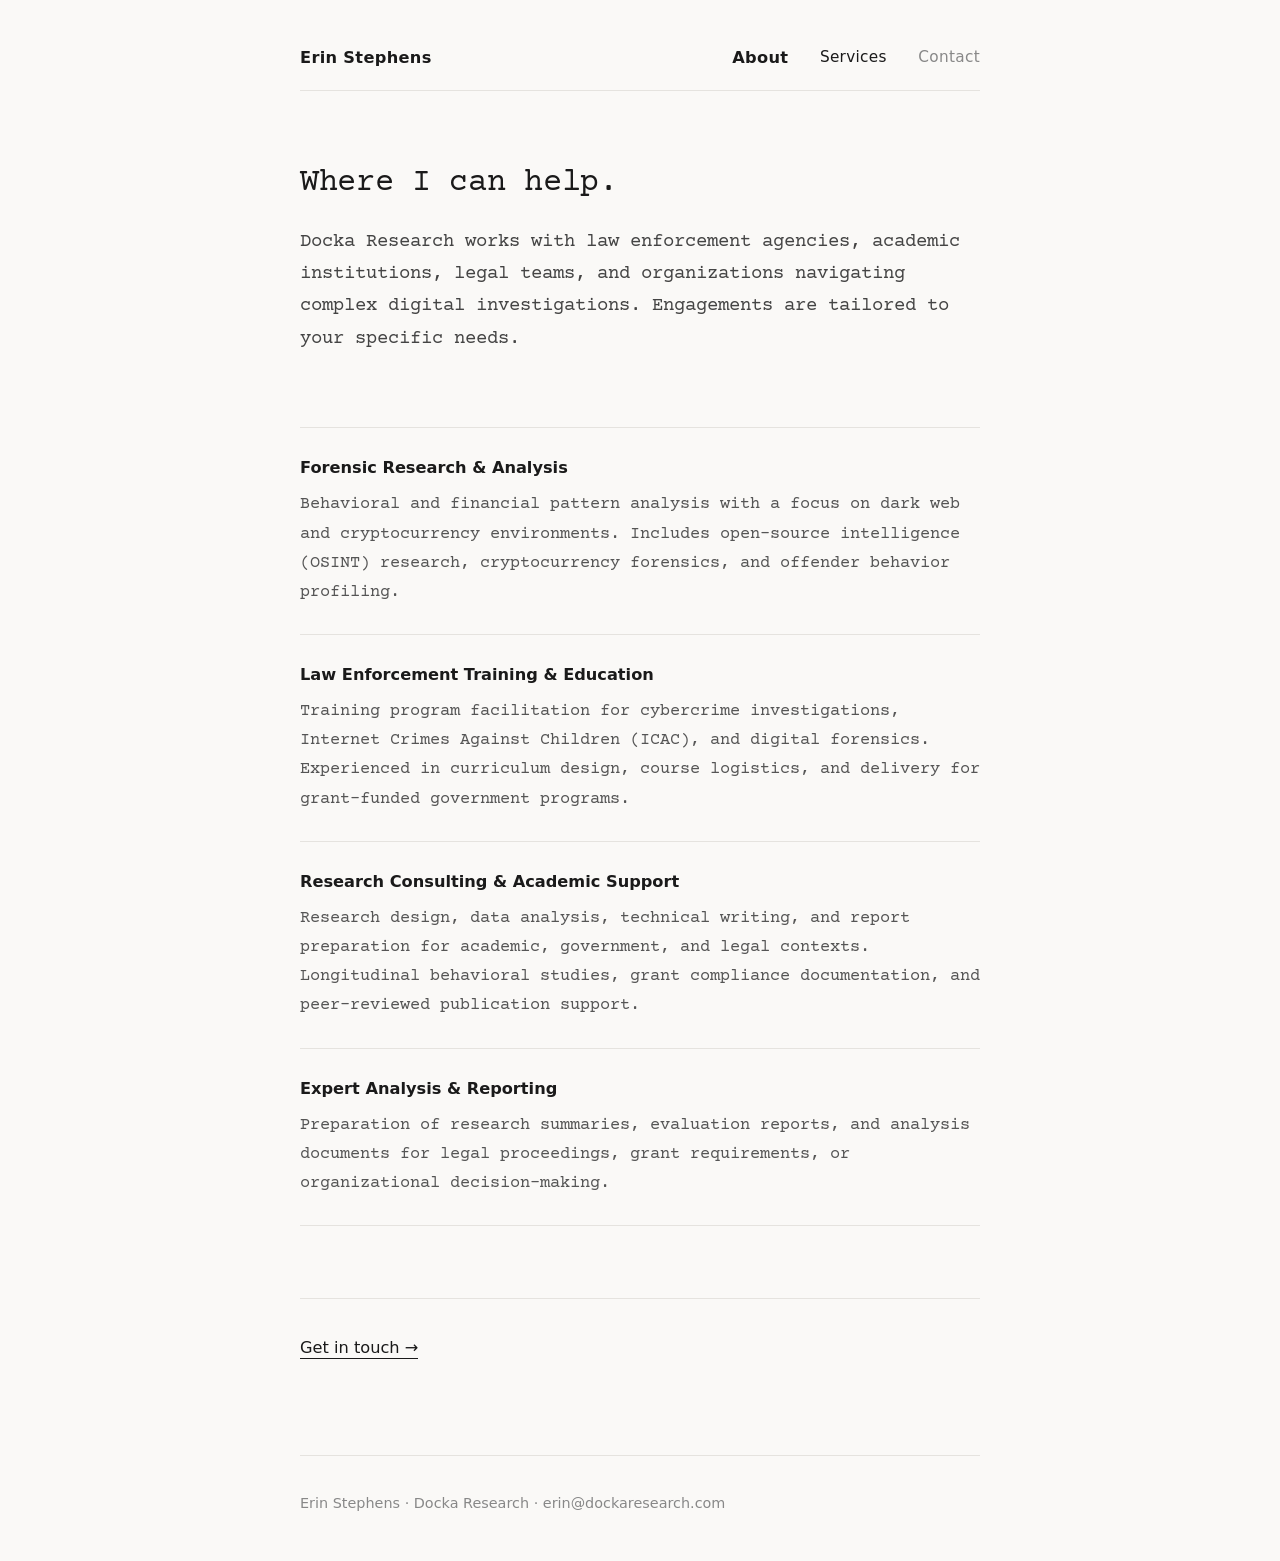
<file: services.html>
<!DOCTYPE html>
<html lang="en">
<head>
  <meta charset="UTF-8">
  <meta name="viewport" content="width=device-width, initial-scale=1.0">
  <title>Services — Docka Research</title>
  <link rel="preconnect" href="https://fonts.googleapis.com">
  <link rel="preconnect" href="https://fonts.gstatic.com" crossorigin>
  <link rel="stylesheet" href="style.css">
</head>
<body>

  <header>
    <nav>
      <a href="/">Erin Stephens</a>
      <div class="nav-links">
        <a href="/about.html">About</a>
        <a href="/services.html" class="active">Services</a>
        <a href="/contact.html">Contact</a>
      </div>
    </nav>
  </header>

  <main>
    <section class="hero">
      <h1>Where I can help.</h1>
      <p class="lead">Docka Research works with law enforcement agencies, academic institutions, legal teams, and organizations navigating complex digital investigations. Engagements are tailored to your specific needs.</p>
    </section>

    <section class="work">

      <div class="item">
        <span class="label">Forensic Research &amp; Analysis</span>
        <p>Behavioral and financial pattern analysis with a focus on dark web and cryptocurrency environments. Includes open-source intelligence (OSINT) research, cryptocurrency forensics, and offender behavior profiling.</p>
      </div>

      <div class="item">
        <span class="label">Law Enforcement Training &amp; Education</span>
        <p>Training program facilitation for cybercrime investigations, Internet Crimes Against Children (ICAC), and digital forensics. Experienced in curriculum design, course logistics, and delivery for grant-funded government programs.</p>
      </div>

      <div class="item">
        <span class="label">Research Consulting &amp; Academic Support</span>
        <p>Research design, data analysis, technical writing, and report preparation for academic, government, and legal contexts. Longitudinal behavioral studies, grant compliance documentation, and peer-reviewed publication support.</p>
      </div>

      <div class="item">
        <span class="label">Expert Analysis &amp; Reporting</span>
        <p>Preparation of research summaries, evaluation reports, and analysis documents for legal proceedings, grant requirements, or organizational decision-making.</p>
      </div>

    </section>

    <section class="about-snippet">
      <a href="/contact.html">Get in touch →</a>
    </section>
  </main>

  <footer>
    <p>Erin Stephens · Docka Research · <a href="mailto:erin@dockaresearch.com">erin@dockaresearch.com</a></p>
  </footer>

</body>
</html>
</file>
<file: style.css>
/* Docka Research — inspired by daneden.me, briewolfson.com */

@import url('https://fonts.googleapis.com/css2?family=Courier+Prime:ital,wght@0,400;0,700;1,400&display=swap');

:root {
  --bg: #faf9f7;
  --text: #1a1a1a;
  --muted: #888;
  --accent: #1a1a1a;
  --border: #e5e3df;
  --max-width: 680px;
  --font-serif: 'Courier Prime', 'Courier New', monospace;
  --font-sans: system-ui, -apple-system, 'Segoe UI', sans-serif;
}

*, *::before, *::after {
  box-sizing: border-box;
  margin: 0;
  padding: 0;
}

html {
  font-size: 18px;
  -webkit-font-smoothing: antialiased;
}

body {
  background-color: var(--bg);
  color: var(--text);
  font-family: var(--font-serif);
  line-height: 1.65;
  padding: 0 1.5rem;
  min-height: 100vh;
  display: flex;
  flex-direction: column;
}

/* ── Navigation ── */

header {
  max-width: var(--max-width);
  margin: 0 auto;
  width: 100%;
  padding: 2.5rem 0 0;
}

nav {
  display: flex;
  justify-content: space-between;
  align-items: baseline;
  border-bottom: 1px solid var(--border);
  padding-bottom: 1rem;
  margin-bottom: 4rem;
}

nav a {
  font-family: var(--font-sans);
  font-size: 0.85rem;
  text-decoration: none;
  color: var(--muted);
  letter-spacing: 0.02em;
  transition: color 0.15s;
}

nav a:first-child {
  font-weight: 600;
  color: var(--text);
  font-size: 0.9rem;
}

nav a:hover {
  color: var(--text);
}

nav a.active {
  color: var(--text);
}

.nav-links {
  display: flex;
  gap: 1.75rem;
}

/* ── Main Content ── */

main {
  max-width: var(--max-width);
  margin: 0 auto;
  width: 100%;
  flex: 1;
}

/* ── Hero ── */

.hero {
  margin-bottom: 4rem;
}

h1 {
  font-size: 1.75rem;
  font-weight: normal;
  line-height: 1.3;
  margin-bottom: 1.25rem;
  letter-spacing: -0.01em;
}

p.lead {
  font-size: 1.05rem;
  color: #444;
  line-height: 1.7;
}

/* ── Section headers ── */

h2 {
  font-family: var(--font-sans);
  font-size: 0.75rem;
  font-weight: 600;
  text-transform: uppercase;
  letter-spacing: 0.1em;
  color: var(--muted);
  margin-bottom: 2rem;
  margin-top: 3rem;
}

h2:first-child {
  margin-top: 0;
}

/* ── Work items ── */

.work {
  margin-bottom: 4rem;
}

.item {
  padding: 1.5rem 0;
  border-top: 1px solid var(--border);
}

.item:last-child {
  border-bottom: 1px solid var(--border);
}

.label {
  display: block;
  font-family: var(--font-sans);
  font-size: 0.9rem;
  font-weight: 600;
  color: var(--text);
  margin-bottom: 0.5rem;
}

.item p {
  font-size: 0.95rem;
  color: #555;
  line-height: 1.7;
}

/* ── About snippet / CTA ── */

.about-snippet {
  margin: 3rem 0 5rem;
  padding-top: 2rem;
  border-top: 1px solid var(--border);
}

.about-snippet p {
  font-size: 1.1rem;
  font-style: italic;
  color: #444;
  margin-bottom: 1rem;
  line-height: 1.7;
}

.about-snippet a {
  font-family: var(--font-sans);
  font-size: 0.9rem;
  color: var(--text);
  text-decoration: none;
  border-bottom: 1px solid var(--text);
  padding-bottom: 1px;
  transition: opacity 0.15s;
}

.about-snippet a:hover {
  opacity: 0.6;
}

/* ── Prose (About page) ── */

.prose {
  margin-bottom: 5rem;
}

.prose p {
  margin-bottom: 1.4rem;
  font-size: 1rem;
  color: #333;
  line-height: 1.75;
}

.prose a {
  color: var(--text);
}

/* ── Timeline (About page) ── */

.timeline {
  margin: 2rem 0 3rem;
}

.entry {
  display: grid;
  grid-template-columns: 5rem 1fr;
  gap: 1rem;
  padding: 1.25rem 0;
  border-top: 1px solid var(--border);
}

.entry:last-child {
  border-bottom: 1px solid var(--border);
}

.year {
  font-family: var(--font-sans);
  font-size: 0.78rem;
  font-weight: 600;
  color: var(--muted);
  text-transform: uppercase;
  letter-spacing: 0.05em;
  padding-top: 0.2rem;
}

.content strong {
  font-family: var(--font-sans);
  font-size: 0.95rem;
  font-weight: 600;
  display: block;
  margin-bottom: 0.3rem;
}

.content p {
  font-size: 0.9rem;
  color: #555;
  line-height: 1.65;
  margin: 0;
}

/* ── Footer ── */

footer {
  max-width: var(--max-width);
  margin: 0 auto;
  width: 100%;
  padding: 2rem 0 2.5rem;
  border-top: 1px solid var(--border);
}

footer p {
  font-family: var(--font-sans);
  font-size: 0.8rem;
  color: var(--muted);
}

footer a {
  color: var(--muted);
  text-decoration: none;
}

footer a:hover {
  color: var(--text);
}

/* ── Links ── */

a {
  color: inherit;
}

/* ── Responsive ── */

@media (max-width: 600px) {
  html {
    font-size: 16px;
  }

  h1 {
    font-size: 1.5rem;
  }

  nav {
    flex-direction: column;
    gap: 0.75rem;
  }

  .nav-links {
    gap: 1.25rem;
  }

  .entry {
    grid-template-columns: 4rem 1fr;
  }
}
</file>
